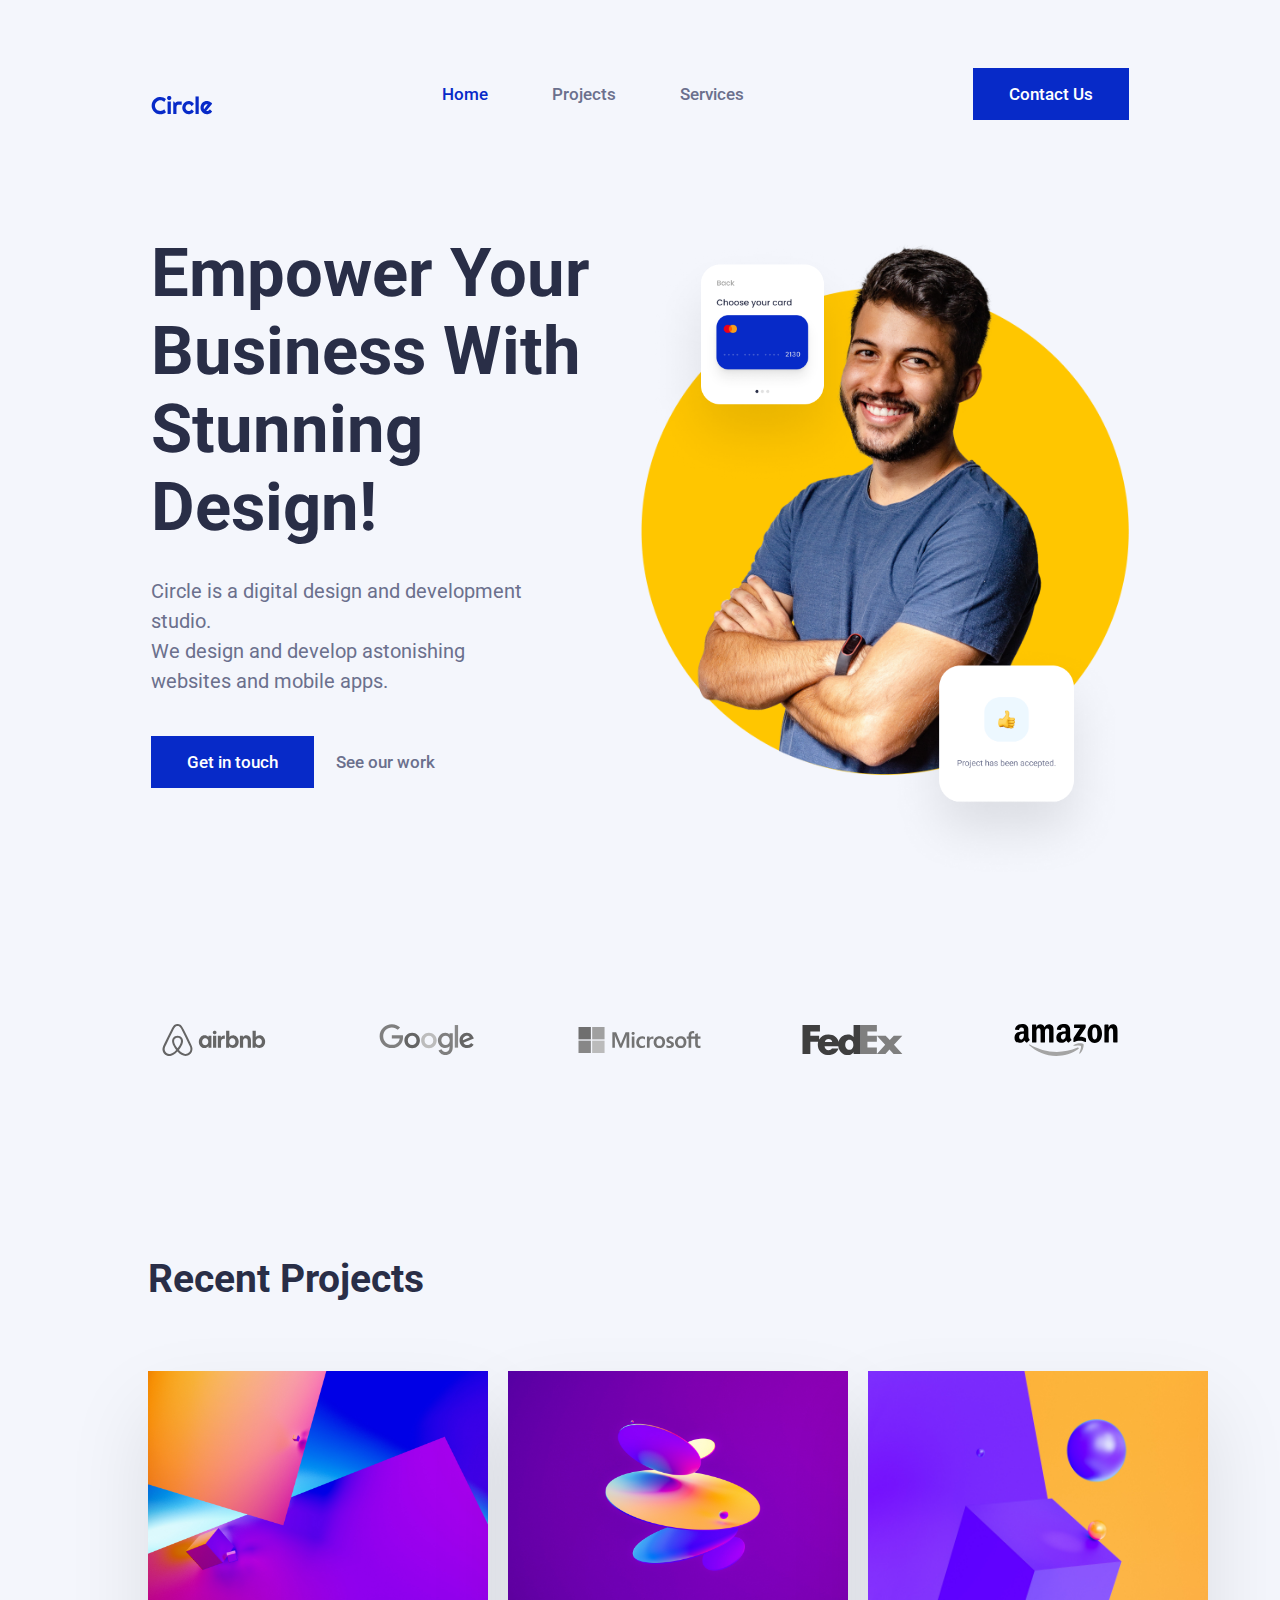
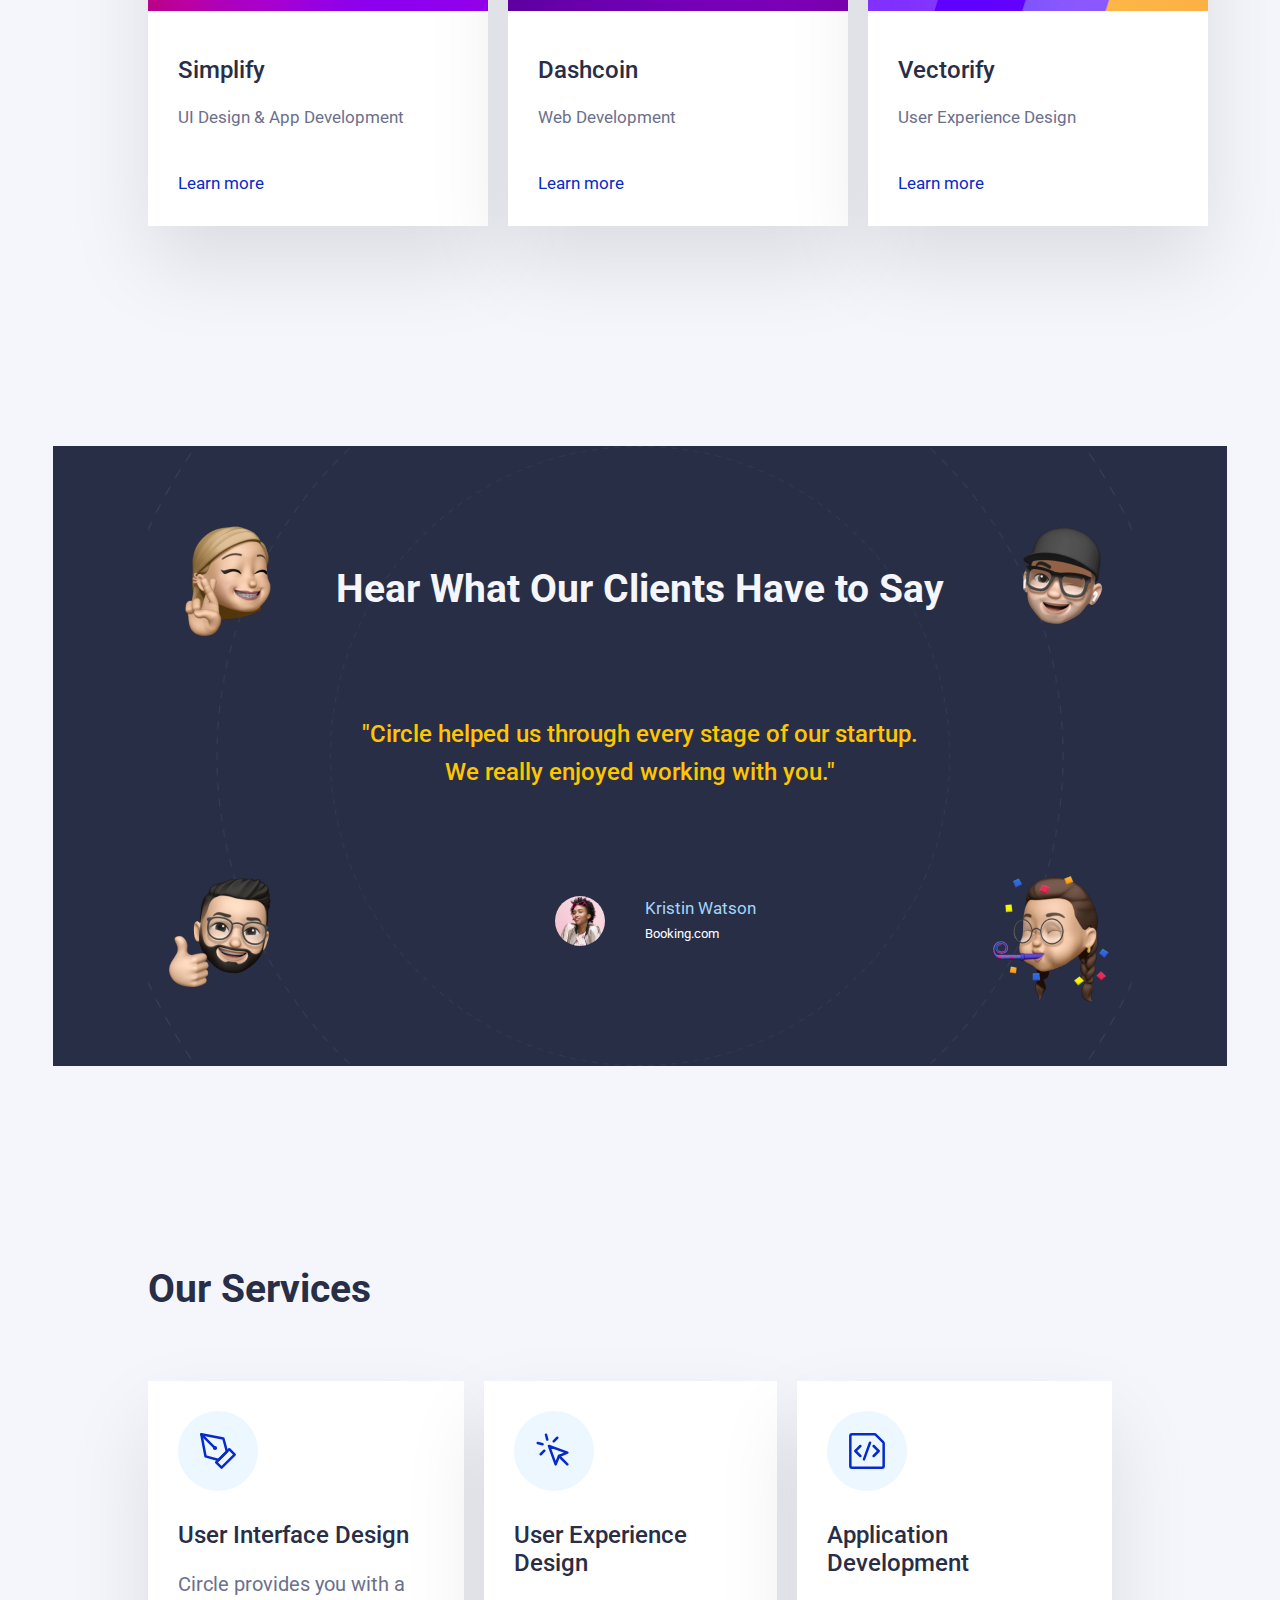
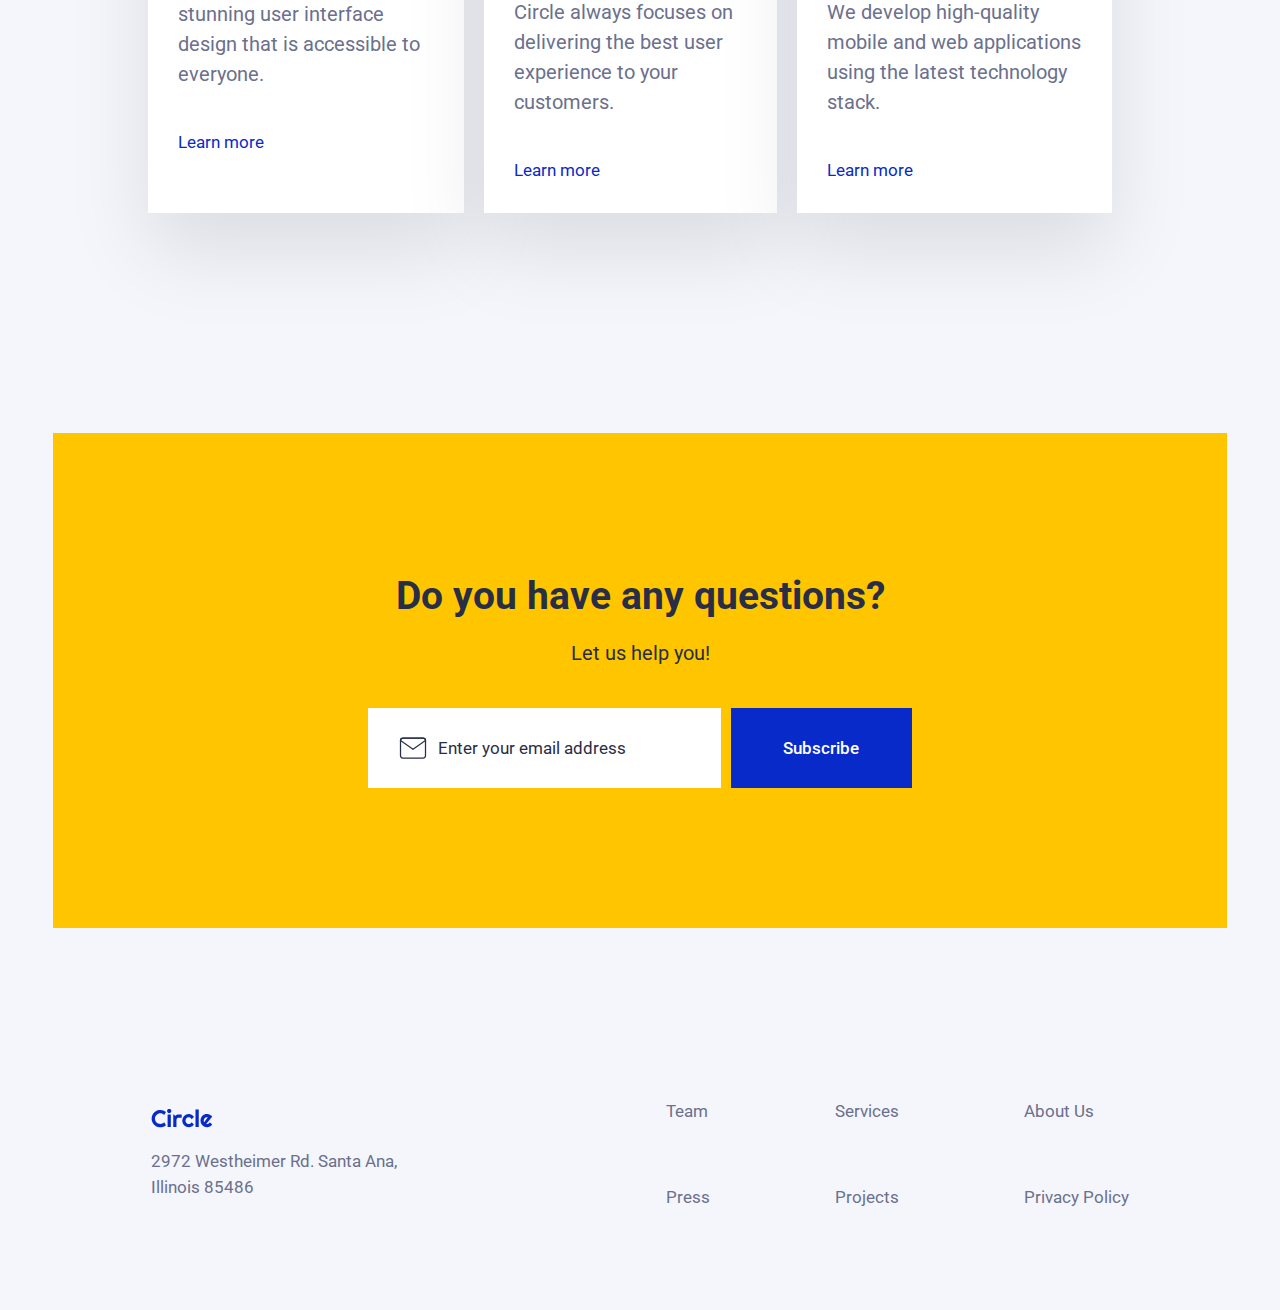
<file: index.html>
<!DOCTYPE html>
<html lang="en">
<head>
  <meta charset="UTF-8" />
  <meta name="viewport" content="width=device-width, initial-scale=1.0" />
  <title>Circle - Empowering your business</title>
  <link rel="stylesheet" href="assets/style.css" />
</head>

<body>

  <!-- Header -->
  <header class="headlineMedium">
    <a href="index.html">
      <img id="logo" src="assets/logos/circle.svg">
    </a>
    <!-- Nav -->
    <nav>
      <a class="blueText" href="#">Home</a>
      <a href="project.html">Projects</a>
      <a href="#">Services</a>
    </nav>
    <a class="blueButton" id="contact" href="contact.html">Contact Us</a>
  </header>


  <!-- SECTION 1. Hero --> 
  <section class="landing">
    <div class="landingText">
      <div><h1>Empower Your Business With Stunning Design!</h1>
      </div>
      <div class="description">
        <p class="bodyRegular">Circle is a digital design and development studio.
        </p>
        <p class="bodyRegular"> We design and develop astonishing websites and mobile apps.</p>
      </div>
      <div class="buttons"><a class="headlineMedium blueButton" href="contact.html">Get in touch</a>
        <a href="#" class="headlineMedium">See our work</a>
      </div>
    </div>
    <div class="landingImg">
      <img class="card1" src="assets/hero-section/card-1.png">
      <img class="card2" src="assets/hero-section/card-2.png">
    </div>
  </section>
  <!-- SECTION 2. Clients -->
  <section class="container smallMargin" id="clientsSection"> 
    <div class="clientsGrid">
      <img src="assets/logos/airbnb-logo.svg">
      <img src="assets/logos/google-logo.svg">
      <img src="assets/logos/microsoft-logo.svg">
      <img src="assets/logos/fedex-logo.svg">
      <img src="assets/logos/amazon-logo.svg">
    </div>
  </section>


  <!-- SECTION 3. Projects -->
  <section class="container">
    <h3>Recent Projects</h3>
    <div class="boxContainer ">
      <article class="box">
        <img class="projectImg" src="assets/projects-section/1.jpg">
        <div class="boxPadding">
          <p class="bodyMedium">Simplify</p>
          <p class="headlineRegular">UI Design & App Development</p>
          <a href="project.html" class="headlineRegular current">Learn more</a>
        </div>
      </article>
      <article class="box">
        <img class="projectImg" src="assets/projects-section/2.jpg">
        <div class="boxPadding">
          <p class="bodyMedium">Dashcoin</p>
          <p class="headlineRegular">Web Development</p>
          <a href="#" class="headlineRegular">Learn more</a>
        </div>
      </article>
      <article class="box">
        <img class="projectImg" src="assets/projects-section/3.jpg">
        <div class="boxPadding">
          <p class="bodyMedium">Vectorify</p>
          <p class="headlineRegular">User Experience Design</p>
          <a href="#" class="headlineRegular current">Learn more</a>
        </div>
      </article>
    </div> 
  </section>

  <!-- SECTION 4. Testimonials -->
  <section class="container darkBg">
    <div class="orbit">
      <div class="avatars">
        <img src="assets/testimonial-section/memoji-1.png">
        <img src="assets/testimonial-section/memoji-2.png">
        <img src="assets/testimonial-section/memoji-3.png">
        <img src="assets/testimonial-section/memoji-4.png">
      </div>
      <div class="testimonials">
        <h3>Hear What Our Clients Have to Say</h3>
        <div>
          <p class="bodyMedium">"Circle helped us through every stage of our startup.
          </p>
          <p class="bodyMedium">We really enjoyed working with you."</p>
        </div>
        <div class="clientInfo">
          <img class="roundImg picture" src="assets/testimonial-section/profile.png">
          <p class="headlineRegular p1">Kristin Watson</p>
          <p class="caption2 p2">Booking.com</p>
        </div>
      </div>
    </div>    
  </section>

  <!-- SECTION 5. Services -->
  <section class="container">
    <h3>Our Services</h3>
    <div class="boxContainer">
      <article class="box boxPadding">
        <div class="round-div">
          <img src="assets/services-section/1.svg">
        </div>
        <p class="bodyMedium ">User Interface Design</p>
        <p class="bodyRegular">Circle provides you with a stunning user interface design that is accessible to everyone.</p>
        <a href="#" class="headlineRegular">Learn more</a>
      </article>
      <article class="box boxPadding">
        <div class="round-div">
          <img src="assets/services-section/2.svg">
        </div>
        <p class="bodyMedium">User Experience Design</p>
        <p class="bodyRegular">Circle always focuses on delivering the best user experience to your customers.</p>
        <a href="#" class="headlineRegular">Learn more</a>
      </article>
      <article class="box boxPadding">
        <div class="round-div">
          <img src="assets/services-section/3.svg">
        </div>
        <p class="bodyMedium">Application Development</p>
        <p class="bodyRegular">We develop high-quality mobile and web applications using the latest technology stack.</p>
        <a href="#" class="headlineRegular">Learn more</a>
      </article>
    </div>
  </section>


  <!-- SECTION 6. CTA -->
  <section class="container yellowBg">
    <h3>Do you have any questions?</h3>
    <p class="bodyRegular">Let us help you!</p>
    <form class="subsForm">
      <input type="email" id="emailcta" name="email" placeholder="Enter your email address" required>
      <input id="subscribeBtn" type="submit" value="Subscribe" />
    </form>
  </section>  

  <!-- Footer -->
  <footer>
    <div>
      <a href="index.html">
        <img id="logo" src="assets/logos/circle.svg">
      </a>
      <p class="headlineRegular">2972 Westheimer Rd. Santa Ana,</p>
      <p class="headlineRegular">Illinois 85486 </p>
    </div>

    <nav class="headlineRegular">
      <a href="#">Team</a>
      <a href="#">Services</a>
      <a href="#">About Us</a>
      <a href="#">Press</a>
      <a href="project.html">Projects</a>
      <a href="#">Privacy Policy</a>    
    </nav>
  </footer>
</body>
</html>
</file>
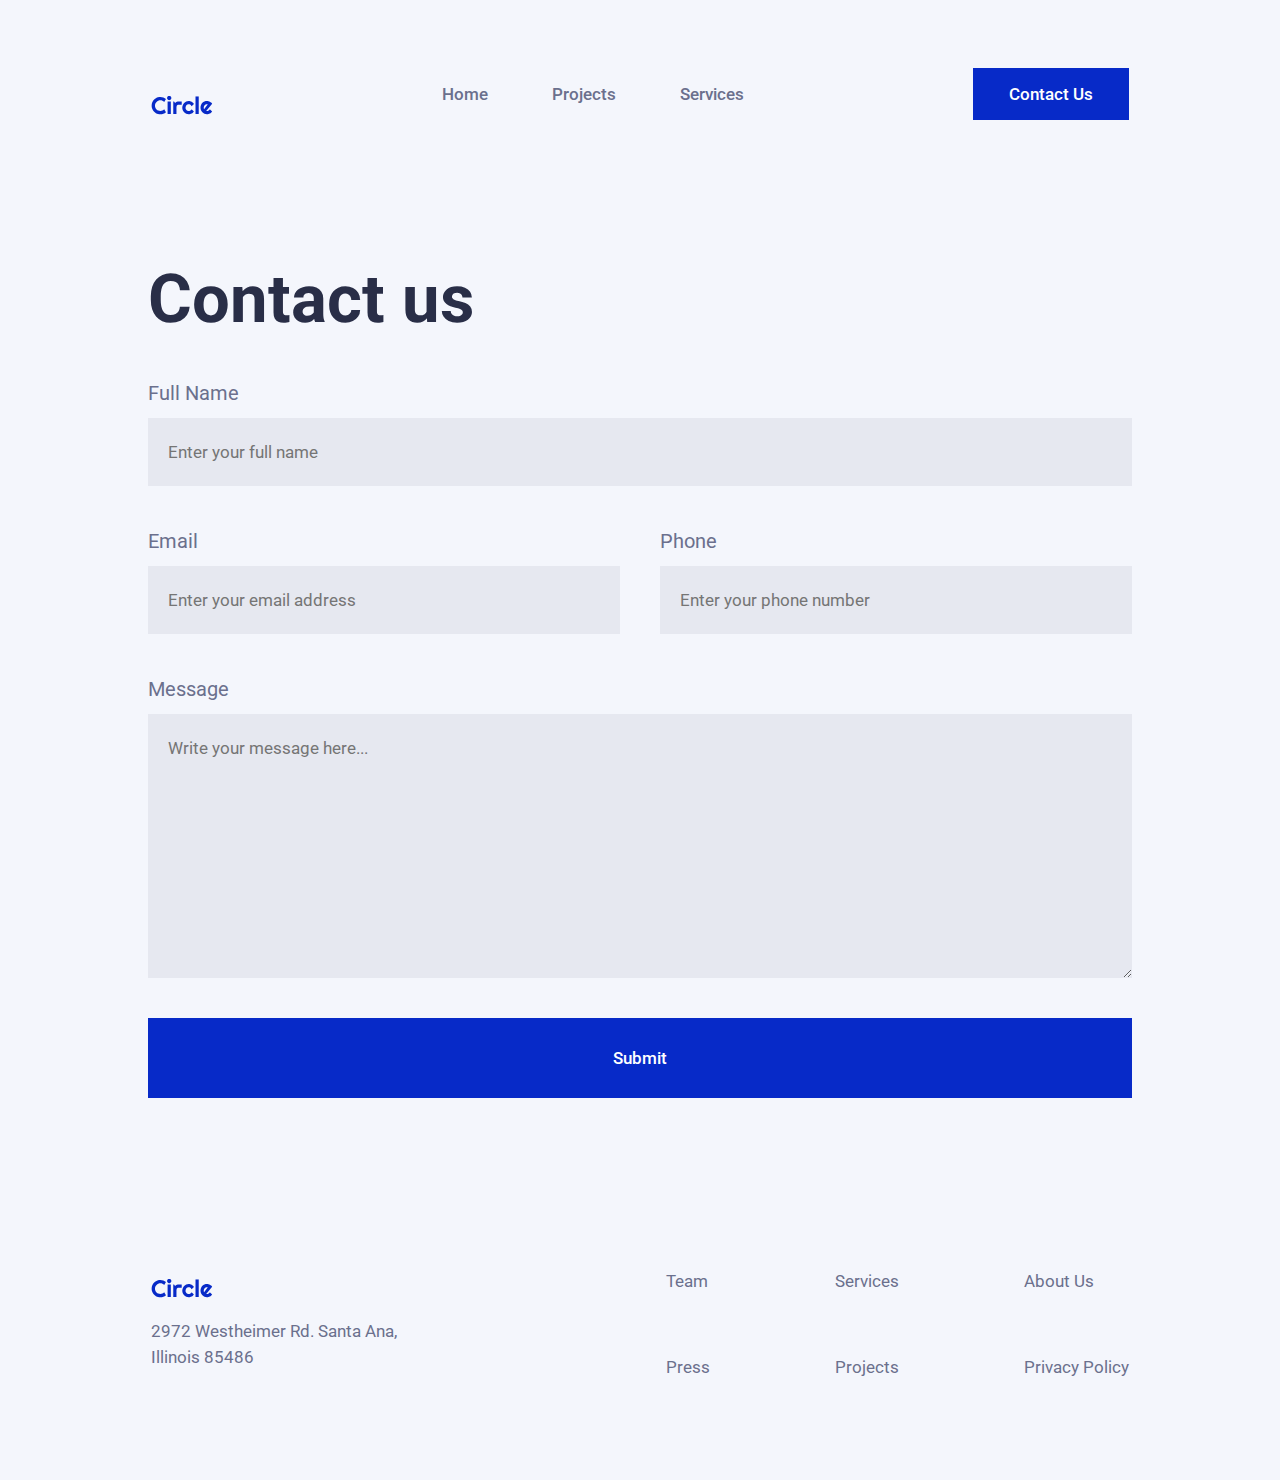
<file: contact.html>
<!DOCTYPE html>
<html lang="en">
<head>
  <meta charset="UTF-8" />
  <meta name="viewport" content="width=device-width, initial-scale=1.0" />
  <title>Circle - Contact Us</title>
  <link rel="stylesheet" href="assets/style.css" />
</head>

<body>

  <!-- Header -->
  <header class="headlineMedium">
    <a href="index.html">
      <img id="logo" src="assets/logos/circle.svg">
    </a> 
    <!-- Nav -->
    <nav>
      <a href="index.html">Home</a>
      <a href="project.html">Projects</a>
      <a href="#">Services</a>
    </nav>
    <a class="blueButton" id="contact" href="contact.html">Contact Us</a>
  </header>


  <!-- Contact Us Form -->
  <section class="container smallMargin">
    <h1>Contact us</h1>
    <form class="bodyRegular" id="myForm" method="POST">
      <div class="oneColumn">
        <label for="name">Full Name</label>
        <input type="text" id="name" name="name" placeholder="Enter your full name">
      </div>
      <div class="twoColumns">
        <label for="email">Email</label>
        <input type="email" id="email" name="email" placeholder="Enter your email address">
      </div>
      <div class="twoColumns">
        <label for="phone">Phone</label>
        <input type="text" id="phone" name="phone" placeholder="Enter your phone number">
      </div>
      <div class="oneColumn">
        <label for="message">Message</label>
        <textarea id="message" name="comment"  placeholder="Write your message here..." rows="8"></textarea> 
      </div>
      <div class="oneColumn">
        <input type="submit" id="submitBtn" value="Submit" />
      </div>
    </form>
    <div id="missingData" class="alertBox error">
      <p class="bodyRegular"><span>Error:</span> Please complete all the fields.</p>
    </div>
    <div id="wrongMail" class="alertBox error">
      <p class="bodyRegular"><span>Error:</span> Incorrect Email format</p>
    </div>
    <div id="wrongPhone" class="alertBox error">
      <p class="bodyRegular"><span>Error:</span> Phone number should start with <i>+</i></p>
    </div>
    <div id="wrongMsg" class="alertBox error">
      <p class="bodyRegular"><span>Error:</span> Message should not exceed 50 characters.</p>
    </div>
    <div id="allOk" class="alertBox success">
      <p class="bodyRegular"><span>Sucess:</span> Thank you for contacting us</p>
    </div>  
  </section>

  <!-- Footer -->
  <footer>
    <div>
      <a href="index.html">
        <img id="logo" src="assets/logos/circle.svg">
      </a>
      <p class="headlineRegular">2972 Westheimer Rd. Santa Ana,</p>
      <p class="headlineRegular">Illinois 85486 </p>
    </div>

    <nav class="headlineRegular">
      <a href="#">Team</a>
      <a href="#">Services</a>
      <a href="#">About Us</a>
      <a href="#">Press</a>
      <a href="project.html">Projects</a>
      <a href="#">Privacy Policy</a>    
    </nav>
  </footer>
  
  <script type="text/javascript" src="assets/contact.js"></script>
</body>
</html>
</file>
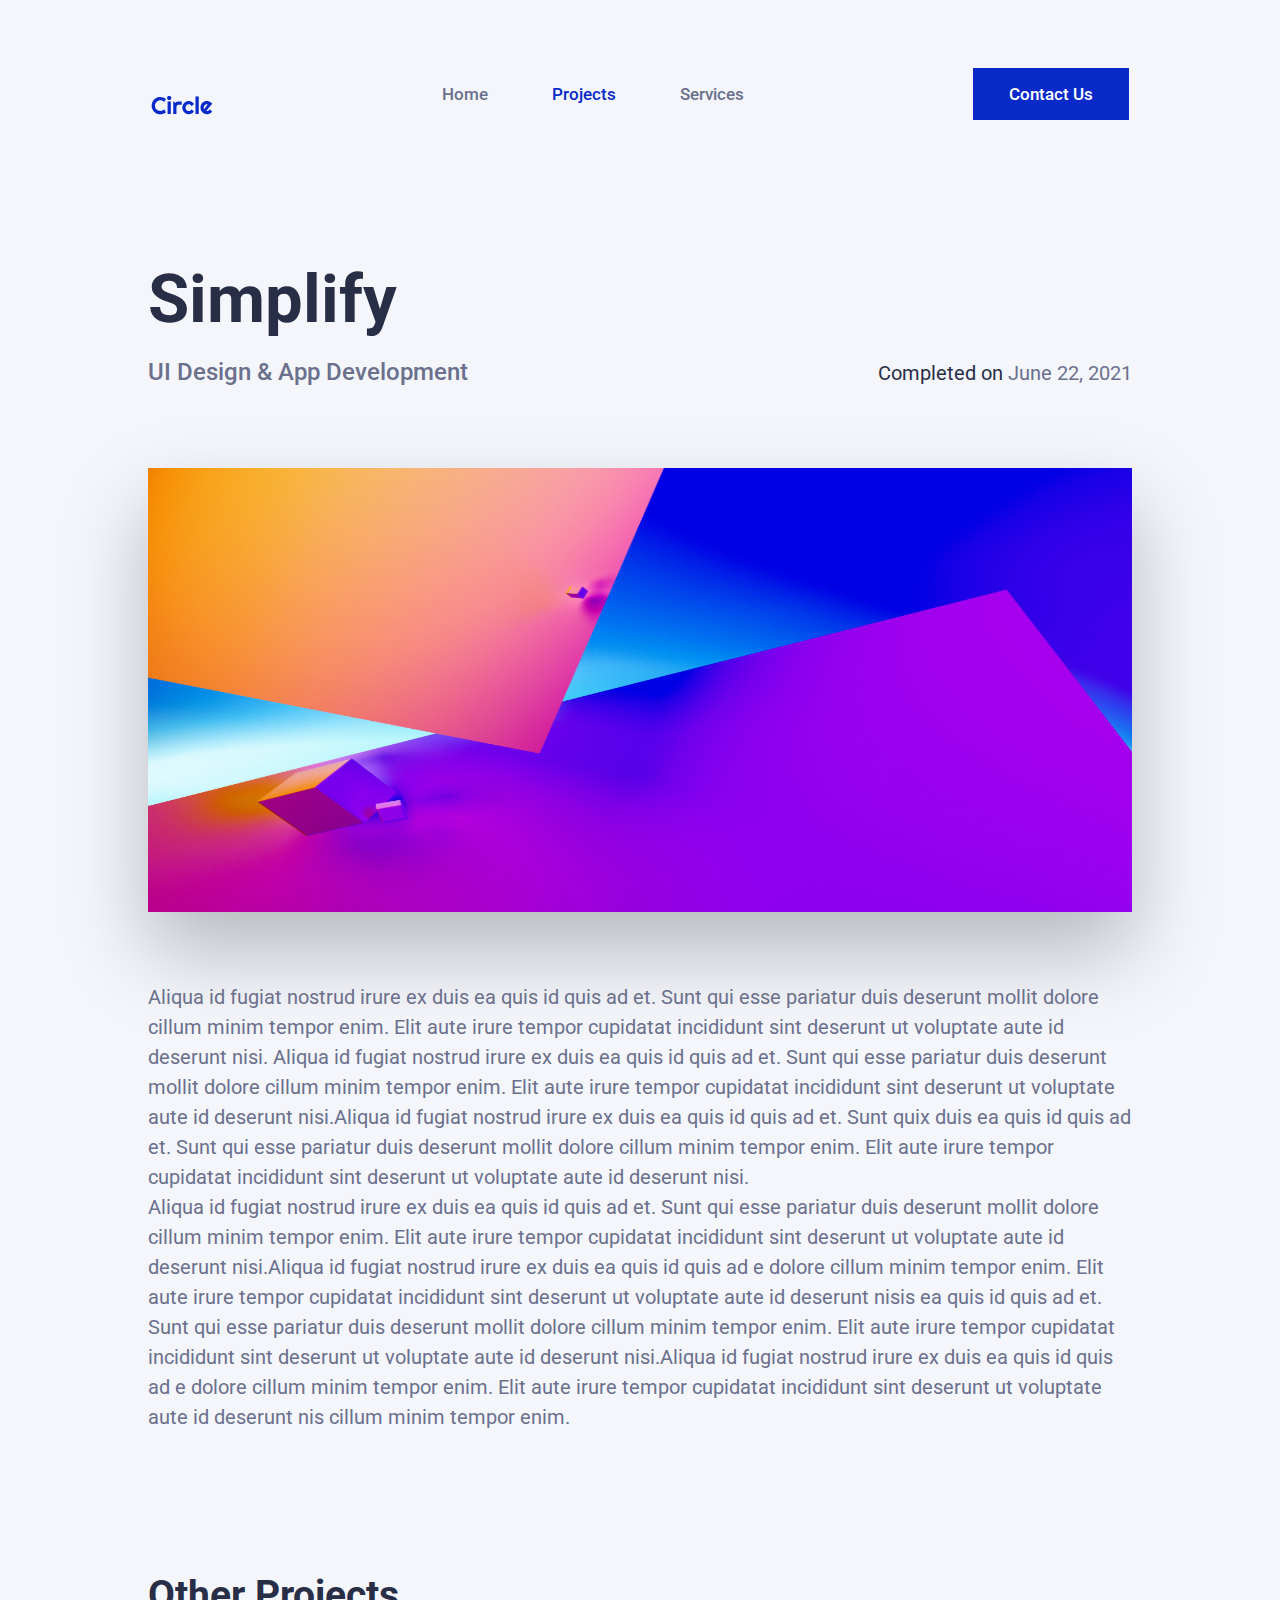
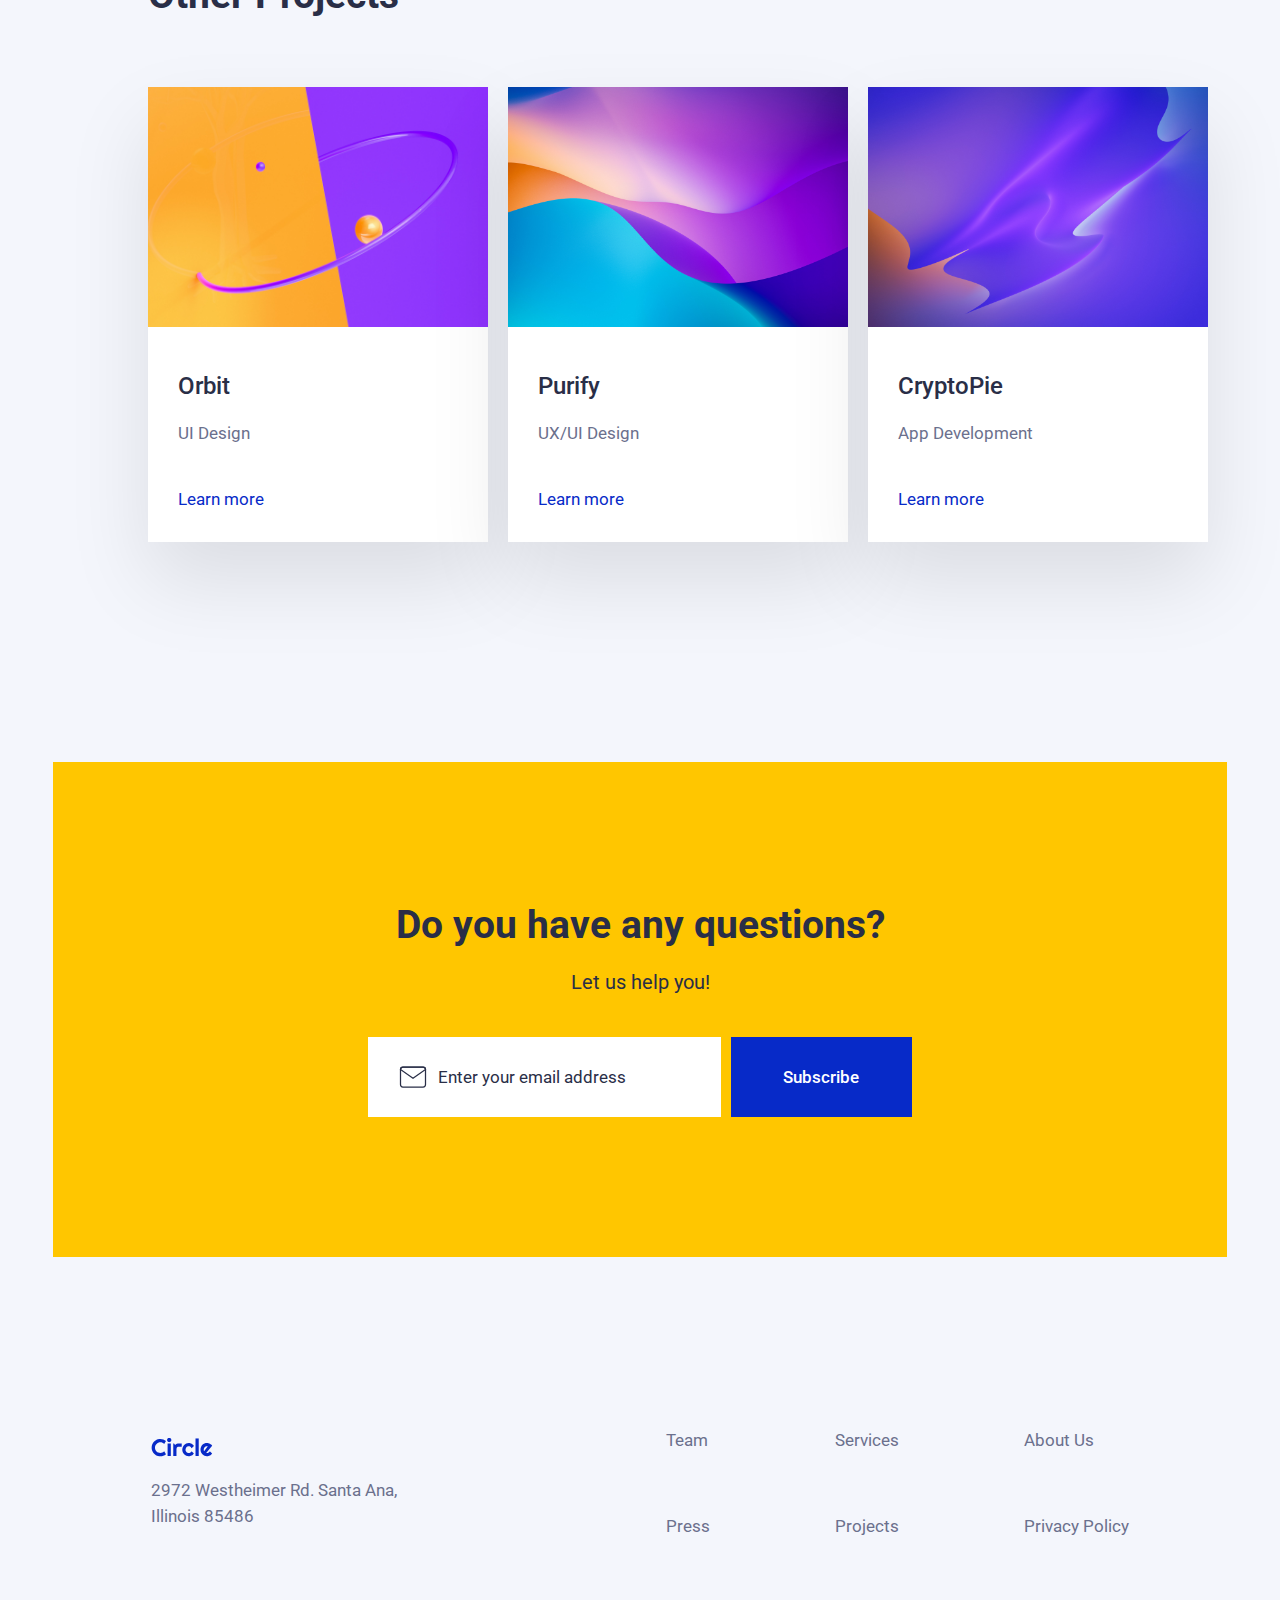
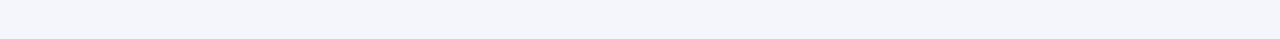
<file: project.html>
<!DOCTYPE html>
<html lang="en">
<head>
  <meta charset="UTF-8" />
  <meta name="viewport" content="width=device-width, initial-scale=1.0" />
  <title>Circle - Simplify</title>
  <link rel="stylesheet" href="assets/style.css" />
</head>

<body>

  <!-- Header -->
  <header class="headlineMedium">
    <a href="index.html">
      <img id="logo" src="assets/logos/circle.svg">
    </a>
    <!-- Nav -->
    <nav>
      <a href="index.html">Home</a>
      <a class="blueText" href="#">Projects</a>
      <a href="#">Services</a>
    </nav>
    <a class="blueButton" id="contact" href="contact.html">Contact Us</a>
  </header>


  <!-- SECTION 1. Description -->
  <section class="container smallMargin">
    <h1>Simplify</h1>
    <div class="projectInfo">
      <p class="bodyMedium alternative">UI Design & App Development</p>
      <p class="bodyRegular"><span>Completed on</span> June 22, 2021</p>
    </div>
  </section>
  <section class="projectContainer">
    <div class="imgDiv">
      <img class="projectBigImg" src="assets/projects-section/1.jpg">
    </div>
    <div class="projectText">
      <p class="bodyRegular">
        Aliqua id fugiat nostrud irure ex duis ea quis id quis ad et. Sunt qui esse pariatur duis deserunt mollit dolore cillum minim tempor enim. Elit aute irure tempor cupidatat incididunt sint deserunt ut voluptate aute id deserunt nisi. Aliqua id fugiat nostrud irure ex duis ea quis id quis ad et. Sunt qui esse pariatur duis deserunt mollit dolore cillum minim tempor enim. Elit aute irure tempor cupidatat incididunt sint deserunt ut voluptate aute id deserunt nisi.Aliqua id fugiat nostrud irure ex duis ea quis id quis ad et. Sunt quix duis ea quis id quis ad et. Sunt qui esse pariatur duis deserunt mollit dolore cillum minim tempor enim. Elit aute irure tempor cupidatat incididunt sint deserunt ut voluptate aute id deserunt nisi.
      </p>
      <p class="bodyRegular">
        Aliqua id fugiat nostrud irure ex duis ea quis id quis ad et. Sunt qui esse pariatur duis deserunt mollit dolore cillum minim tempor enim. Elit aute irure tempor cupidatat incididunt sint deserunt ut voluptate aute id deserunt nisi.Aliqua id fugiat nostrud irure ex duis ea quis id quis ad e dolore cillum minim tempor enim. Elit aute irure tempor cupidatat incididunt sint deserunt ut voluptate aute id deserunt nisis ea quis id quis ad et. Sunt qui esse pariatur duis deserunt mollit dolore cillum minim tempor enim. Elit aute irure tempor cupidatat incididunt sint deserunt ut voluptate aute id deserunt nisi.Aliqua id fugiat nostrud irure ex duis ea quis id quis ad e dolore cillum minim tempor enim. Elit aute irure tempor cupidatat incididunt sint deserunt ut voluptate aute id deserunt nis cillum minim tempor enim. 
      </p>
    </div>
  </section>


  <!-- SECTION 2. Other Projects -->
  <section class="container smallMargin">
    <h3>Other Projects</h3>
    <div class="boxContainer ">
      <article class="box">
        <img class="projectImg" src="assets/projects-section/4.jpg">
        <div class="boxPadding">
          <p class="bodyMedium">Orbit</p>
          <p class="headlineRegular">UI Design</p>
          <a href="#" class="headlineRegular">Learn more</a>
        </div>
      </article>
      <article class="box">
        <img class="projectImg" src="assets/projects-section/5.jpg">
        <div class="boxPadding">
          <p class="bodyMedium">Purify</p>
          <p class="headlineRegular">UX/UI Design</p>
          <a href="#" class="headlineRegular">Learn more</a>
        </div>
      </article>
      <article class="box">
        <img class="projectImg" src="assets/projects-section/6.jpg">
        <div class="boxPadding">
          <p class="bodyMedium">CryptoPie</p>
          <p class="headlineRegular">App Development</p>
          <a href="#" class="headlineRegular">Learn more</a>
        </div>
      </article>
    </div> 
  </section>

  <!-- SECTION 6. CTA -->
  <section class="container yellowBg">
    <h3>Do you have any questions?</h3>
    <p class="bodyRegular">Let us help you!</p>
    <form class="subsForm">
      <input type="email" id="emailcta" name="email" placeholder="Enter your email address" required>
      <input type="submit" id="subscribeBtn" value="Subscribe" />
    </form>
  </section> 

  <!-- Footer -->
  <footer>
    <div>
      <a href="index.html">
        <img id="logo" src="assets/logos/circle.svg">
      </a>
      <p class="headlineRegular">2972 Westheimer Rd. Santa Ana,</p>
      <p class="headlineRegular">Illinois 85486 </p>
    </div>

    <nav class="headlineRegular">
      <a href="#">Team</a>
      <a href="#">Services</a>
      <a href="#">About Us</a>
      <a href="#">Press</a>
      <a href="project.html">Projects</a>
      <a href="#">Privacy Policy</a>    
    </nav>
  </footer>

</body>
</html>
</file>
<file: assets/style.css>
@import url('https://fonts.googleapis.com/css2?family=Roboto:wght@400;500;700&display=swap');

/*
FONT SIZE PX TO REM
PX 	REM
60-	3
50-	2.5
40- 2
24- 1.2
20-	1
17- 0.85	
15- 0.75
13- 0.65
*/

html {
	font-size: 20px;
	font-family: "Roboto", sans-serif;
}

body {
	background: #F4F6FC;
}

body, h1, h2, h3, h4, p, a{
	margin: 0;
	padding: 0;
	border: 0;
}


/* HEADER */
header{
	display: flex;
	align-items: end;
	flex-flow: row wrap;
	justify-content: space-between;
	box-sizing: border-box;
	height: 6rem;
	width: 76.38%;
	margin:auto;
}

a {
	text-decoration: none;
	color: #6B708D;
}

header nav a{
	margin: 0.75rem 1.5rem;
	display: inline-block;
}


/* FONTS: WEIGHT, SIZE & LINE HEIGHT */
h1, h2, h3, h4, a:hover {
	font-weight: 700;
}

h1{
	font-size: calc(50px + (70 - 50) * ((100vw - 520px) / (1440 - 520)));
}

h2{
	font-size: 2.5rem;
}

h3{
	font-size: calc(32px + (40 - 32) * ((100vw - 520px) / (1440 - 520)));
}

h4{
	font-size: 1.2rem;
}

.bodyMedium, .headlineMedium {
	font-weight: 500;
}

.bodyRegular, .headlineRegular, .caption1, .caption2{
	font-weight: 400;
} 

.headlineMedium{
	font-size: 0.85rem;
	line-height: 1.1rem;
}

.headlineRegular{
	font-size: 0.85rem;
	line-height: 1.3rem;
}

.bodyMedium{
	font-size: 1.2rem;
	line-height: 1.4rem;
}

.bodyRegular{
	font-size: 1rem;
	line-height: 1.5rem;
}

.caption1{
	font-size: 0.75rem;
}

.caption2{
	font-size: 0.65rem;
	line-height: 0.75rem;
	color: #F4F6FC; /*Neutral light*/
}


/* FONTS: COLORS */
h1, h3, span, .bodyMedium, a:hover, #emailcta, #emailcta::placeholder, .yellowBg p, .alertBox p{
	color: #292E47; /* Neutral dark */
}

.headlineMedium, .headlineRegular, .bodyRegular, .alternative{
	color: #6B708D; /* Neutral medium */
}

.blueText{
	color: #072AC8;
}


/* BLUE BUTTON */
.blueButton{
	background-color: #072AC8;
	color: white;
	padding: 0.75rem 1.8rem;
	box-sizing: border-box;
	display: inline-block;
}

.blueButton:hover{
	background-color: #A2D6F9;;
}


/* LANDING CONTAINER */
.landing{
	display: flex;
	box-sizing: border-box;
	flex-direction: row;
	margin: 5.7rem 11.8%;
	justify-content: space-between;
}

.landingText{
	box-sizing: border-box;
	width:50%;
	/*padding-right: 1rem 
  display: flex;
  flex-direction: column;
  flex-wrap: nowrap;
  justify-content: space-between;
  align-items: flex-start;
  align-content: normal;;*/
}

.description{
	margin-top: 1.5rem;
	padding-right: 5rem;
}

.buttons{
	display: flex;
	flex-flow: wrap;
	align-items: center;
}

.buttons a{
	margin-top: 2rem;
	margin-right: 1.1rem;
}

.landingImg{
	width:50%;
	background-image: url('hero-section/hero-image.png');
	background-repeat: no-repeat;
	background-size: contain;
	display: grid; 
	grid-template-columns: 1fr 1fr; 
	grid-template-rows: 1fr; 
	gap: 0 0; 	
	grid-template-areas: 
	"c1 c2"; 
	height: 32.5rem;
}

.card1{
	width: 100%;
	grid-area: c1; 
	align-self: start; 
	justify-self: start;
}

.card2{
	width: 100%;
	grid-area: c2; 
	align-self: end; 
	justify-self: end;

}


/* CLIENTS LOGOS */
.clientsGrid{
	display: grid;
	row-gap: 2rem;
	column-gap:  4rem;
	grid-template-columns: repeat( auto-fit, minmax(6rem, 1fr));
	align-items: center;
	justify-items: center;
	filter: grayscale(100%);
}


/* REUSABLE CONTAINER */
.container{
	box-sizing: border-box;
	margin: 10rem auto auto auto;
	padding: 0 7.4%;
	width: 91.666%;
}

.smallMargin{
	margin-top: 7rem;
}


/* CARD SECTIONS */
.boxContainer{
	display: flex;
	flex-flow: row wrap;
	justify-content: space-between;
	margin-top: 3.5rem;
}

.box{
	max-width: 17rem;
	min-height: 19rem;
	box-sizing: border-box;
	box-shadow: 0 39px 78px rgba(0, 0, 0, 0.1);
	background-color: white;
	margin-bottom: 1rem;
	margin-right: 1rem;
}

.projectImg {
	width: 17rem;
	height: 12rem;
}

.boxPadding{
	padding: 1.5rem;
}

.round-div 
{
	background-color: #ECF7FF;
	height: 4rem;
	width: 4rem;
	border-radius: 50%;
	display: flex;
	justify-content: center;
	align-items: center;
	margin-bottom: 1rem;
}

.box p{
	padding: 0.5rem 0;
}

.box a{
	display: block;
	padding-top: 1.5rem;
	color: #072AC8;
}


/* TESTIMONIAL SECTION */
.darkBg{
	background: #292E47;
	height: 31rem;
}

.orbit{
	height: 31rem;
	background-image: url('testimonial-section/orbit.png');
	background-repeat: no-repeat;
	background-position: center;
	background-size: cover;
}

.avatars {
	display: grid;
	grid-template-columns: auto auto;
	justify-content: space-between;
	align-content: space-between;
	height: inherit;
	box-sizing: border-box;
	padding: 3rem 0;
}

.avatars img{
	width: 150px;
}

.testimonials{
	position:relative;
	top: -31rem;
	height: inherit;
	display: flex;
	flex-direction: column;
	align-items: center;
	justify-content: center;
}

.testimonials h3{
	color: #F4F6FC; /*Neutral light*/
}

.testimonials div{
	margin-top: 5.2rem;
}

.testimonials .bodyMedium{
	text-align: center;
	line-height: 1.9rem;
	color: #FFC600; /* yellow */
}

.clientInfo{
	display: grid; 
	grid-template-columns: 1fr 1fr; 
	grid-template-rows: 1fr 1fr; 
	gap: 0 0.5rem;  
	align-items: center;
	grid-template-areas: 
	"pic p1"
	"pic p2"; 
}

.picture { 
	grid-area: pic; 
	/*justify-self: flex-end;*/ 
	justify-self: center;
}

.p1 { 
	grid-area: p1; 
	color: #A2D6F9;
}

.p2 { 
	grid-area: p2; 
	color: #FFF;
}

.roundImg{
	border-radius: 50%;
	width: 50px;
}


/* SUBSCRIBE SECTION */
.yellowBg{
	background: #FFC600;
	padding-top: 7rem;
	padding-bottom: 7rem;
}

.yellowBg h3, .yellowBg p{
	text-align: center;
	margin-bottom: 1rem;
}


/*  SUBSCRIPTION FORM */
.subsForm{
	flex-wrap: nowrap;
	align-items: flex-end;
	margin: 2rem auto 0 auto;
	width: 55.26%;
	height: 4rem;
}

#subscribeBtn{
	width: 34%;
	height: inherit;
} 

#emailcta{
	background: url('newsletter/mail.svg') no-repeat left;
	background-color: white;
	background-origin: content-box;
	margin-right: 0.5rem;
	padding-left:  1.5rem;
	width: 66%;
	height: inherit;
	text-indent: 2rem;
}


/* PROJECT PAGE */
.projectInfo{
	display: flex;
	flex-flow: row wrap;
	box-sizing: border-box;
	justify-content: space-between; 
	align-content: space-between;
	margin: 1rem 0 4rem 0;
}

.projectContainer{
	box-sizing: border-box;
	margin: 0 auto 0 auto;
	padding: 0 7.4%;
	width: 91.666%;
}

.projectBigImg{
	width: 100%;
	max-height: 100%;
	box-shadow: 0 39px 78px rgba(0, 0, 0, 0.25);
}

.imgDiv{
	width: 100%;
	height: 444px;
	/*object-fit: scale-down;	*/	
}
.projectText{
	margin-top: 3.5rem;
	font-size: calc(16px + (20 - 16) * ((100vw - 520px) / (1440 - 520)));
}


/*  CONTACT US FORM */
form{
	display: flex;
	flex-wrap: wrap;
	box-sizing: border-box;
	align-items: stretch; 
	margin-left: -2rem;
}

.oneColumn{
	width: 100%;
	padding-left: 2rem;
}

.twoColumns{
	box-sizing: border-box;
	width: 50%;
	padding-left: 2rem;
}


label {
	display: block;
	margin: 2rem 0 0.5rem 0;
}

input[type="text"],
input[type="email"],
textarea {
	display: block;
	box-sizing: border-box;
	border: none;
	background: rgba(107, 112, 141, 0.1);
	width: 100%;
	padding: 1rem;
	font-family: "Roboto", sans-serif;
	font-weight: 400;
	line-height: 1.4rem;
	font-size: 0.85rem;
	color: #6B708D;
}

#phone, #email{
	width: 100%;
}

input[type="submit"]{
	border: none;
	background: #072AC8;
	width: 100%;
	height: 4rem;
	margin-top: 2rem;
	padding: 0;
	text-align: center;
	font-family: "Roboto", sans-serif;
	font-weight: 500;
	font-size: 0.85rem;
	color: white;
}

.alertBox{
	border-radius: 0.5rem;
	padding: 1rem 3rem;
	margin: 0.5rem;
}

.alertBox span{
	font-weight:700;
	text-transform:uppercase;
}

.error {
	background:#ffecec url('form/error.png') no-repeat 1rem 50%;
	border:1px solid #f5aca6;
}
.success {
	background:#e9ffd9 url('form/success.png') no-repeat 1rem 50%;
	border:1px solid #a6ca8a;
}

#missingData, #wrongMail, #wrongPhone, #wrongMsg, #allOk{
	display:none;
}


/* FOOTER */
footer{
	display: flex;
	align-items: center;
	flex-flow: row wrap-reverse; 
	justify-content: space-between;
	box-sizing: border-box;
	height: 5.6rem;
	width: 76.38%;
	margin:  8.5rem auto 5rem auto;
	color: #6B708D;
}

footer nav{
	display: grid;
	grid-template-columns: auto auto auto;
	grid-gap: 3rem 6.25rem;
}

footer nav a{
	color: #6B708D;
}

footer img{
	padding-bottom: 0.75rem	;
}


/* -------------- MEDIA QUERIES -------------- */

/* Desktop & bigger ones */
@media screen and (max-width: 1600px) {
	.boxContainer{
		justify-content: space-around;
		flex-flow: nowrap;
	}
}

@media screen and (max-width: 1200px) {
	header nav a{
		margin: 0 1rem;
	}
	footer{
		margin:  6rem auto 5rem auto;
	}
	
	.landingImg{
		height: unset;
	}

	.boxContainer{
		flex-flow: wrap;
	}
}


/* Tablet laptop */ 
@media screen and (max-width: 980px) {
	header{
		width: 80%;	
		height: 5rem;
	}

	header nav a{
		margin: 0 0.75rem; 
	}

	footer{
		width: 80%;
		margin:  5rem auto 4rem auto;
		justify-content: center;
		height: auto;
	}

	footer div{
		margin: 3rem auto 0 auto;
	}
	
	footer img{
		padding: 0 2rem 0 0;
	}
	
	footer p{
		display: inline;
	}
	
	.avatars{
		padding: 0;
	}

	.subsForm{
		flex-wrap: wrap;
	}
	
	#emailcta, #subscribeBtn{
		width: 100%;
		margin: 0 0 1rem 0;
	}
	
	#contact{
		padding: 0.6rem 1rem;
	}
	
	.boxContainer{
		flex-flow: wrap;
	}

	.landing{
		flex-direction: column-reverse;
		align-items: center;
		margin: 5rem 10%;
		padding: 0 3rem;
		text-align: center;
	} 

	.landingText{
		width:100%;
		margin-top: 2rem;
	}	

	.description {
		margin-top: 3rem;
		padding-right: 0;
	}
	
	.buttons{
		margin-top: 3rem;
		justify-content: center;
	}

	.landingImg{
		width: 100%;
		background-position: center;
		height: 24rem;
	}	

	.card1, .card2{
		width: 80%;
	}

}

/* Landscape */
@media screen and (max-width: 760px) {
	header{
		width: 85%;	
		height: 4rem;
	}
	
	header nav a{
		margin: 0 0.5rem;
	}

	footer{
		width: 85%;
	}
	
	footer nav{
		grid-gap: 2rem 5rem;
	}

	footer img{
		padding: 0 0 1rem 0;
	}
	
	footer p{
		display: block;
		line-height: 2rem;
	}

	#contact{
		display: none;
	}

	.landing{
		flex-direction: column-reverse;
		align-items: center;
		margin: 3rem auto;
		padding: 0 3rem;
		text-align: center;
	} 

	.landingText{
		width:100%;
	}	

	.description {
		margin-top: 2rem;
		padding-right: 0;
	}
	
	.buttons{
		justify-content: center;
	}

	.landingImg{
		width: 100%;
		background-position: center;
		height: 24rem;
	}	

	.card1, .card2{
		width: 80%;
	}
	
	.clientsGrid {
		column-gap: 1rem;
	}

	.box{
		margin-right: 0;
	}
	.twoColumns{
		width: 100%;
	}

	.avatars{
		display: none;
	}

	.testimonials{
		top: 0;
	}

	.testimonials h3 {
		text-align: center;
	}
	
	.testimonials div {
		margin-top: 4rem;
	}
	
	.imgDiv{
		height: unset;
	}

	.projectText{
		margin-top: 2rem;
	}
}



/* Mobile */
@media screen and (max-width: 520px) {
	header{
		height: 3rem;
		margin-top: 0.5rem;

	}
	
	header nav a{
		margin: 0 0.25rem;
	}

	footer{
		margin:  4rem auto 2rem auto;
	}
	
	footer nav{
		height: auto;
		grid-gap: 2rem 3rem;
	}

	.smallMargin {
		margin-top: 2.5rem;
	}

	.container{
		width: 100%;
		margin: 3.5rem auto auto auto;
		padding: 0 4%;
	}

	.boxContainer {
		margin-top: 2em;
	}
	.yellowBg{
		padding-top: 3rem;
		padding-bottom: 7rem;
	}

	.avatars{
		display: none;
	}

	.testimonials{
		top: 0;
	}

	.testimonials div{
		margin-top: 2rem;
	}

	.landing {
		margin: 2rem auto;
		padding: 0 1rem;
	}

	.landingImg{
		height: 14rem;
		width: 100%;
		background-position: center;
	}
	.card1, .card2{
		width: 90%;
	}

	.description {
		margin-top: 1rem;
	}

	.buttons{
		justify-content: center;
		flex-direction: column;
	}

	.buttons a{
		margin: 1.5rem 0 0 0;
	}

	.subsForm {
		width: 85%;
		height: 2.5rem;
	}
	
	.projectInfo{
		margin: 1rem 0 2rem 0;
	}

	.projectContainer {
		padding: 0 4%;
		width: 100%;
	}
	
	.projectBigImg {
		box-shadow: 0 20px 50px rgb(0 0 0 / 20%);
	}
	
	.projectText {
		margin-top: 1rem;
	}
}
</file>
